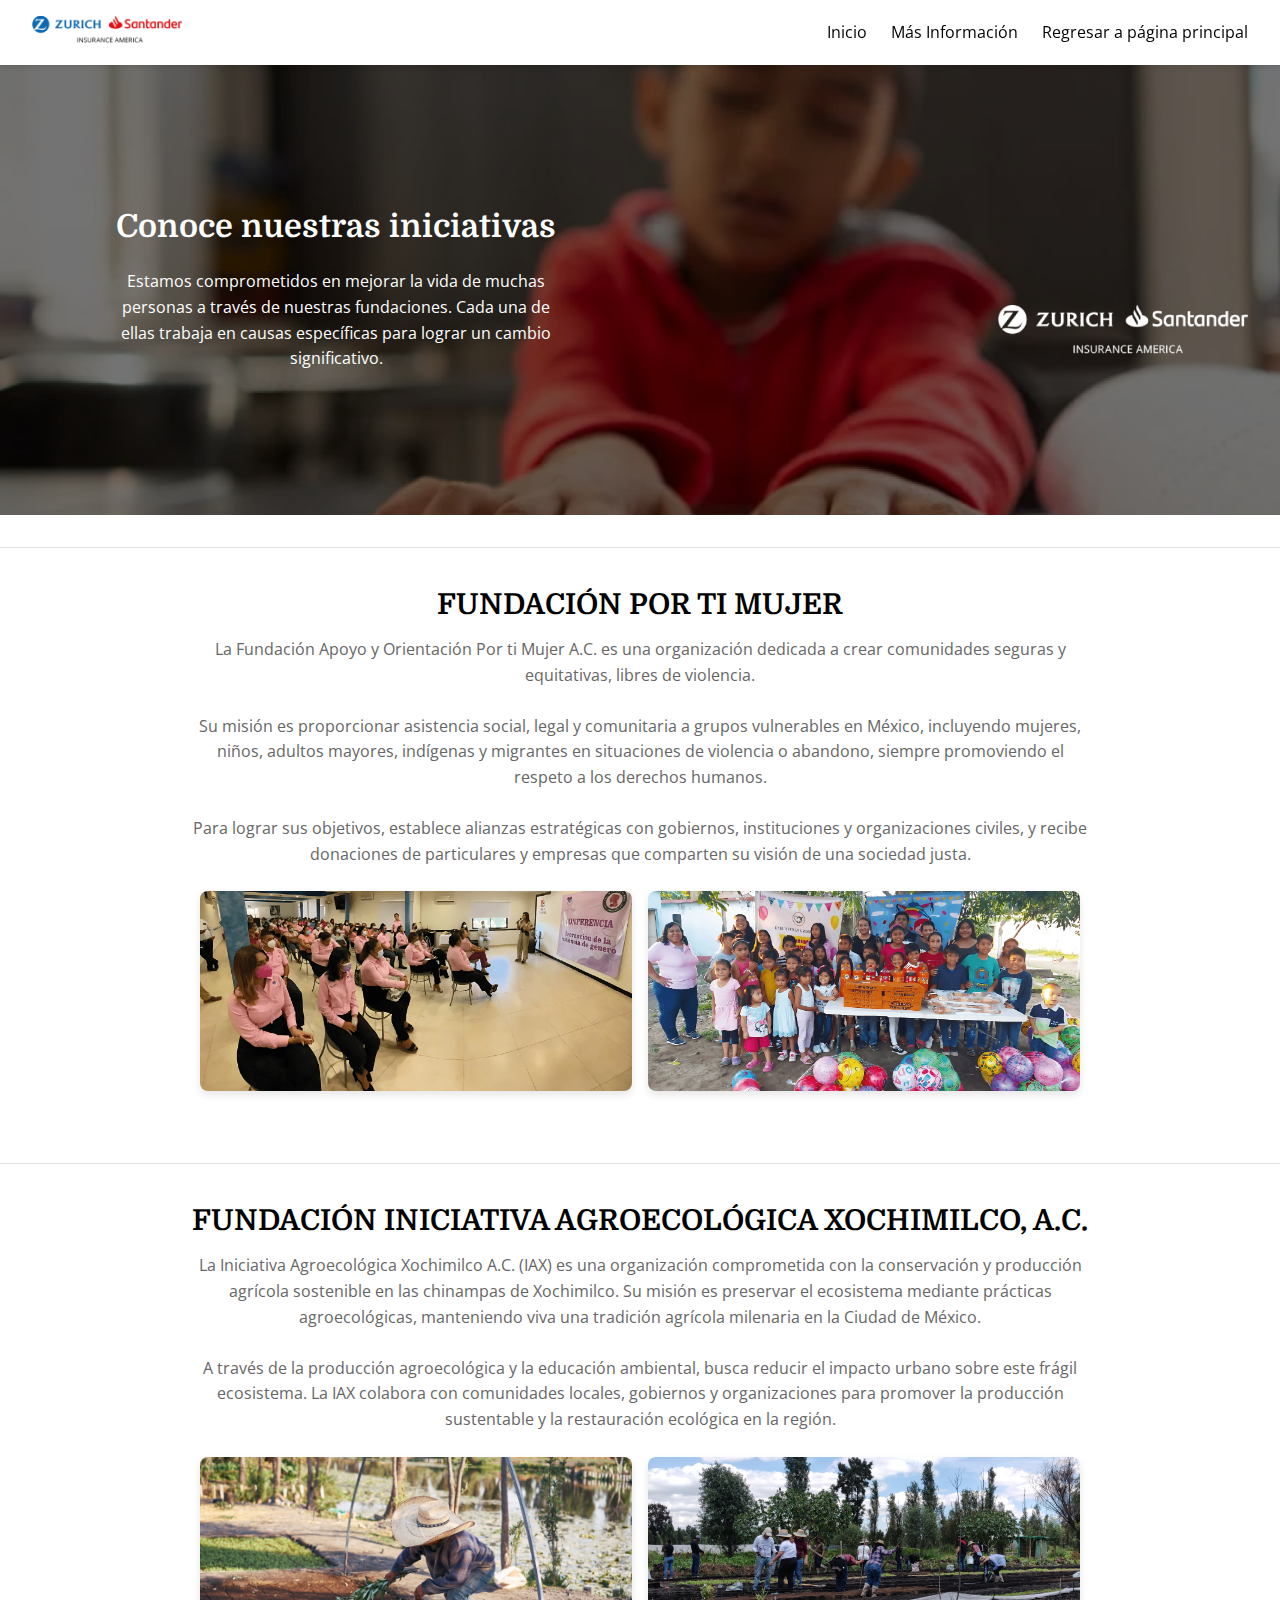
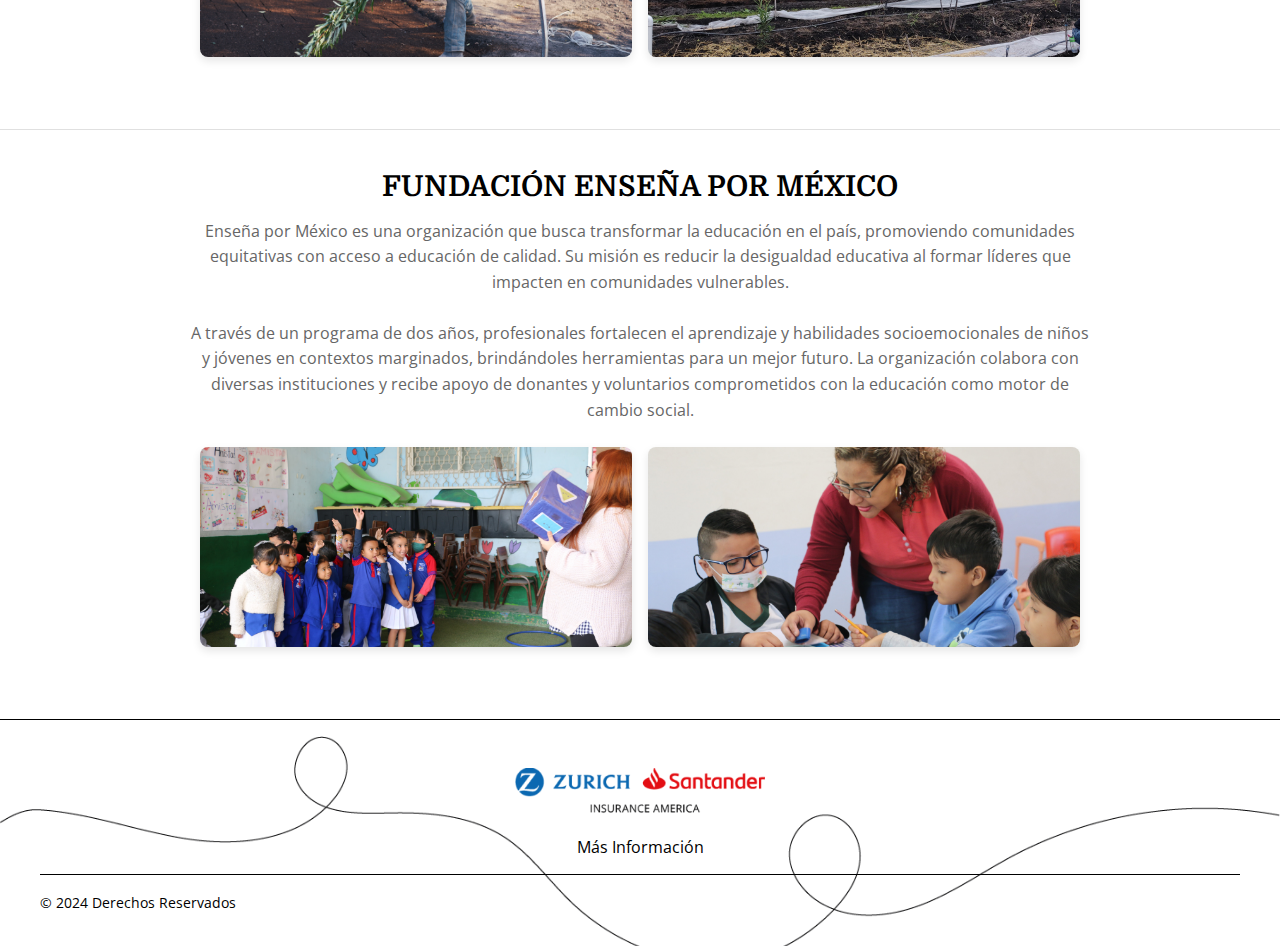
<file: fundaciones.html>
<!DOCTYPE html>
<html lang="en">
<head>
  <meta charset="UTF-8">
  <meta name="viewport" content="width=device-width, initial-scale=1.0">
  <title>VOTOS ON</title>
  <link rel="stylesheet" href="css/styles.css">
  <link rel="preconnect" href="https://fonts.googleapis.com">
  <link rel="preconnect" href="https://fonts.gstatic.com" crossorigin>
  <link href="https://fonts.googleapis.com/css2?family=Domine:wght@400&family=Open+Sans:wght@400&display=swap" rel="stylesheet">
</head>
<header>
    <nav class="navbar">
        <!-- Logo -->
        <a href="index.html" class="navbar-logo">
            <img src="img/logox.png" alt="Logo" class="logo-img">
        </a>

        <!-- Menú de navegación -->
        <ul class="navbar-menu">
            <li><a href="index.html">Inicio</a></li>
            <li><a href="fundaciones.html">Más Información</a></li>
            <li><a href="https://www.zurichsantander.com.mx/">Regresar a página principal</a></li>
            
        </ul>

        <!-- Ícono de menú para dispositivos móviles -->
        <div class="navbar-toggle" onclick="toggleMenu()">
            <span></span>
            <span></span>
            <span></span>
        </div>
    </nav>
</header>

<body>

    <div class="hero-section">
        <div class="hero-content">
          <div class="text-column">
            <h1 class="title">Conoce nuestras iniciativas</h1>
            <p class="subtitle">Estamos comprometidos en mejorar la vida de muchas personas a través de nuestras fundaciones. Cada una de ellas trabaja en causas específicas para lograr un cambio significativo.</strong></p>
          </div>
          <div class="logo-column">
            <img src="img/logoblanco.png" alt="Logo" class="logo">
          </div>
        </div>
      </div>



  <!-- Fundación 1 -->
  <section class="foundation-section">
    <div class="foundation-content">
      <h3 class="foundation-title">FUNDACIÓN POR TI MUJER</h3>
      <p class="foundation-description">La Fundación Apoyo y Orientación Por ti Mujer A.C. es una organización dedicada a crear comunidades seguras y equitativas, libres de violencia. 
        <br><br>Su misión es proporcionar asistencia social, legal y comunitaria a grupos vulnerables en México, incluyendo mujeres, niños, adultos mayores, indígenas y migrantes en situaciones de violencia o abandono, siempre promoviendo el respeto a los derechos humanos. 
        <br><br>Para lograr sus objetivos, establece alianzas estratégicas con gobiernos, instituciones y organizaciones civiles, y recibe donaciones de particulares y empresas que comparten su visión de una sociedad justa.</p>
      <div class="foundation-images">
        <img src="img/saludporella.png" alt="Educación en acción" class="foundation-image">
        <img src="img/saludporella2.png" alt="Niños en clase" class="foundation-image">
      </div>
    </div>
  </section>

  <!-- Fundación 2 -->
  <section class="foundation-section">
    <div class="foundation-content">
      <h3 class="foundation-title"> FUNDACIÓN INICIATIVA AGROECOLÓGICA XOCHIMILCO, A.C.</h3>
      <p class="foundation-description">La Iniciativa Agroecológica Xochimilco A.C. (IAX) es una organización comprometida con la conservación y producción agrícola sostenible en las chinampas de Xochimilco.
         Su misión es preservar el ecosistema mediante prácticas agroecológicas, manteniendo viva una tradición agrícola milenaria en la Ciudad de México. 
         <br><br>A través de la producción agroecológica y la educación ambiental, busca reducir el impacto urbano sobre este frágil ecosistema. 
         La IAX colabora con comunidades locales, gobiernos y organizaciones para promover la producción sustentable y la restauración ecológica en la región.
      </p>
      <div class="foundation-images">
        <img src="img/renaciendonuestraciudad.jpg" alt="Atención médica" class="foundation-image">
        <img src="img/renaciendonuestraciudad (2).jpg" alt="Centro de salud" class="foundation-image">
      </div>
    </div>
  </section>

  <!-- Fundación 3 -->
  <section class="foundation-section">
    <div class="foundation-content">
      <h3 class="foundation-title">FUNDACIÓN ENSEÑA POR MÉXICO</h3>
      <p class="foundation-description">Enseña por México es una organización que busca transformar la educación en el país, promoviendo comunidades equitativas con acceso a educación de calidad. 
        Su misión es reducir la desigualdad educativa al formar líderes que impacten en comunidades vulnerables. 
        <br><br>A través de un programa de dos años, profesionales fortalecen el aprendizaje y habilidades socioemocionales de niños y jóvenes en contextos marginados, brindándoles herramientas para un mejor futuro. 
        La organización colabora con diversas instituciones y recibe apoyo de donantes y voluntarios comprometidos con la educación como motor de cambio social.</p>
      <div class="foundation-images">
        <img src="img/porunfuturo.JPG" alt="Conservación" class="foundation-image">
        <img src="img/porunfuturo2.JPG" alt="Reforestación" class="foundation-image">
      </div>
    </div>
  </section>
      
  


  
  
  <!-- Línea divisoria superior del footer -->
<div class="footer-top-divider"></div>

  <footer class="footer">
    <div class="footer-content">
        <!-- Logo en el centro -->
        <div class="footer-logo">
            <img src="img/logox.png" alt="Logo" class="logo-img">
        </div>

        <!-- Menú de enlaces -->
        <nav class="footer-menu">
            <a href="fundaciones.html">Más Información</a>
           <!--  <a href="#link2">Enlace 2</a>
            <a href="#link3">Enlace 3</a>-->
        </nav>

        <!-- Línea divisoria -->
        <hr class="footer-divider">

         
        <div class="footer-bottom">
            <p class="footer-rights">© 2024 Derechos Reservados</p>
            <!-- Derechos reservados y redes sociales
            <div class="footer-social">
                <a href="https://facebook.com" target="_blank">
                    <img src="https://cdn-icons-png.flaticon.com/512/1384/1384053.png" alt="Facebook" class="social-icon">
                </a>
                <a href="https://twitter.com" target="_blank">
                    <img src="https://cdn-icons-png.flaticon.com/512/733/733579.png" alt="Twitter" class="social-icon">
                </a>
                <a href="https://instagram.com" target="_blank">
                    <img src="https://cdn-icons-png.flaticon.com/512/1384/1384063.png" alt="Instagram" class="social-icon">
                </a>
            </div>-->
        </div>
    </div>
</footer>

  
  
  
  
  


  

<script src="script.js"></script>
<script>function toggleMenu() {
  const navbarMenu = document.querySelector('.navbar-menu');
  navbarMenu.classList.toggle('active');
}</script>
</body>
</html>
</file>
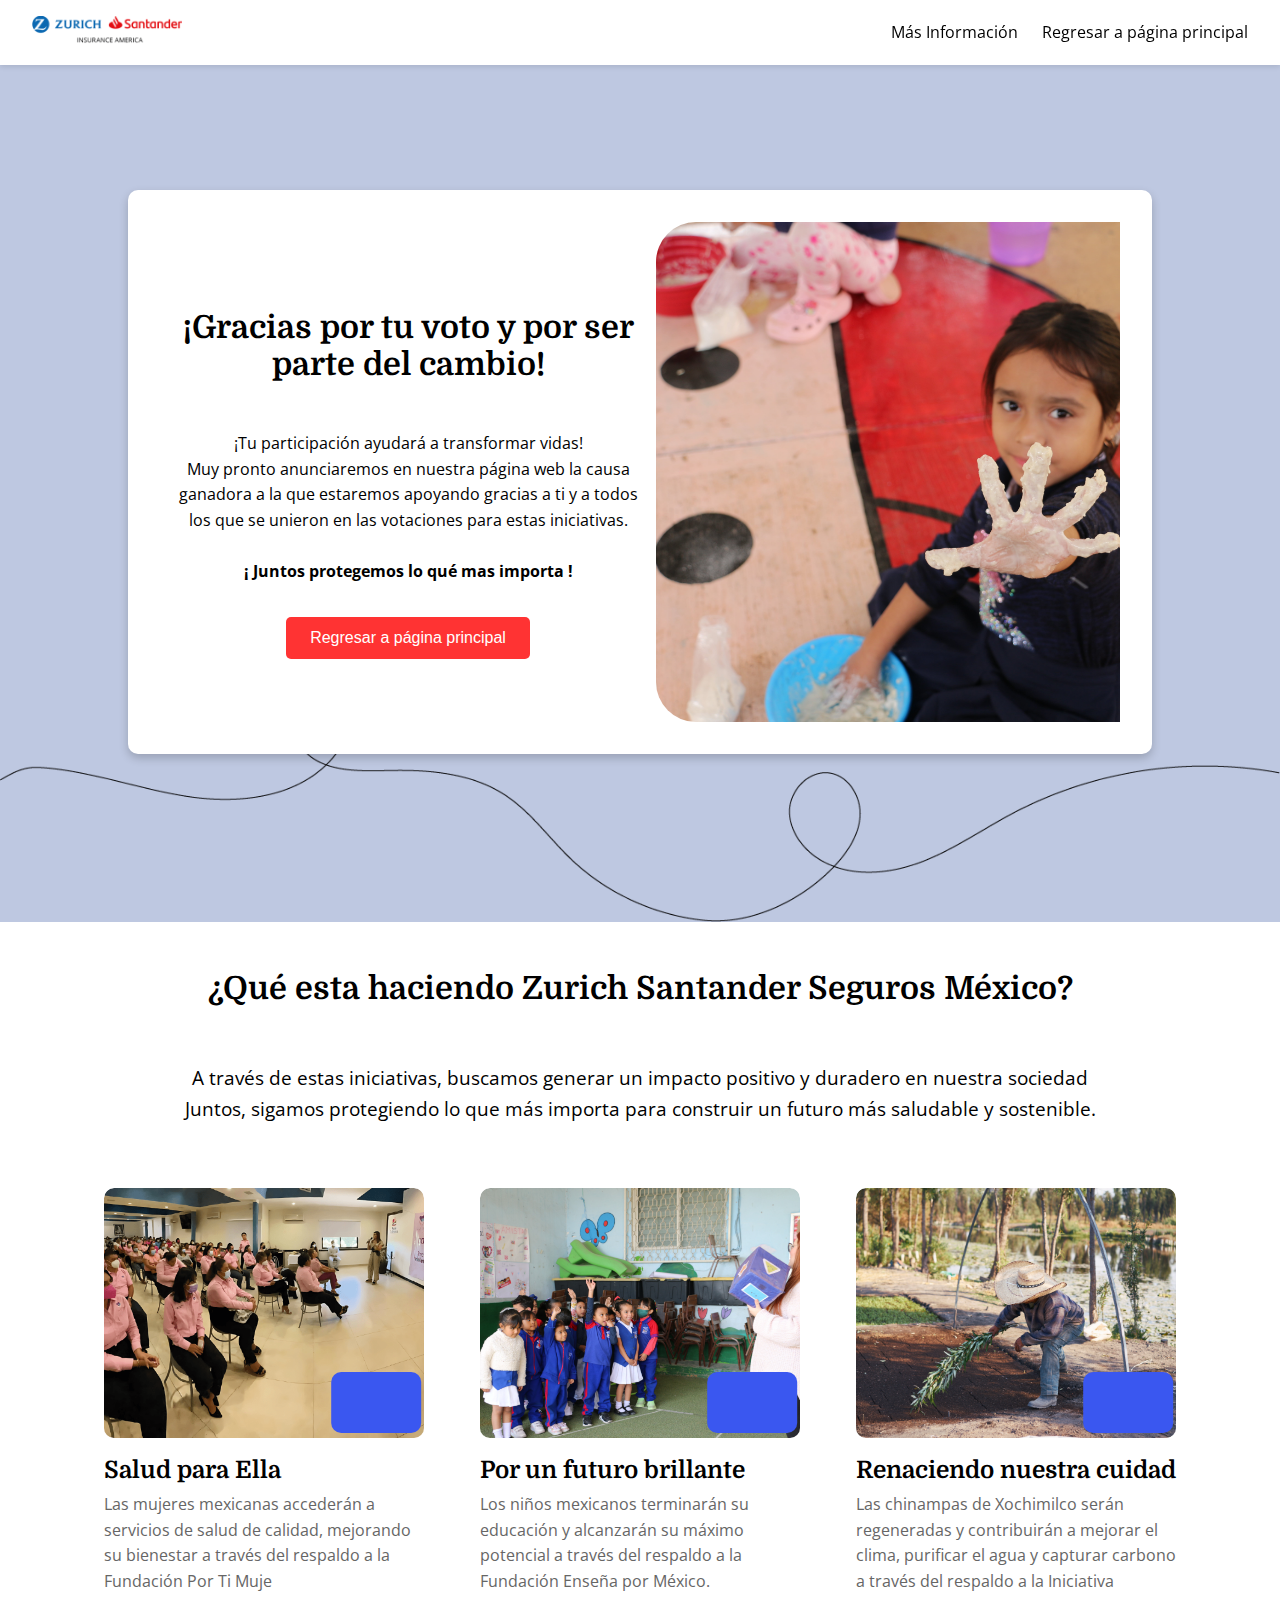
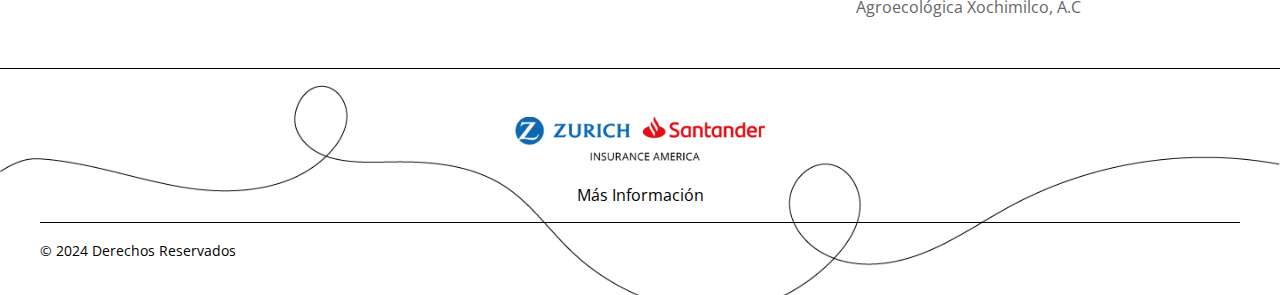
<file: gracias.html>
<!DOCTYPE html>
<html lang="en">
<head>
  <meta charset="UTF-8">
  <meta name="viewport" content="width=device-width, initial-scale=1.0">
  <title>VOTOS ON</title>
  <link rel="stylesheet" href="css/styles.css">
  <link rel="preconnect" href="https://fonts.googleapis.com">
  <link rel="preconnect" href="https://fonts.gstatic.com" crossorigin>
  <link href="https://fonts.googleapis.com/css2?family=Domine:wght@400&family=Open+Sans:wght@400&display=swap" rel="stylesheet">
</head>
header>
    <nav class="navbar">
        <!-- Logo -->
        <a href="#" class="navbar-logo">
            <img src="img/logox.png" alt="Logo" class="logo-img">
        </a>

        <!-- Menú de navegación -->
        <ul class="navbar-menu">
            <li><a href="fundaciones.html">Más Información</a></li>
            <li><a href="https://www.zurichsantander.com.mx/">Regresar a página principal</a></li>
            
        </ul>

        <!-- Ícono de menú para dispositivos móviles -->
        <div class="navbar-toggle" onclick="toggleMenu()">
            <span></span>
            <span></span>
            <span></span>
        </div>
    </nav>
</header>

<body>



    <!-- Hero Section -->
<section class="custom-hero-section">
    <div class="custom-hero-card">
        <div class="custom-hero-card-content">
            <!-- Columna Izquierda -->
            <div class="custom-hero-text">
                <h1>¡Gracias por tu voto y por ser parte del cambio!</h1>
                <p>¡Tu participación ayudará a transformar vidas! <br>
                  Muy pronto anunciaremos en nuestra página web la causa ganadora a la que estaremos apoyando
                  gracias a ti y a todos los que se unieron en las votaciones para estas iniciativas.
                   <br> <br>
                   <strong>¡ Juntos protegemos lo qué mas importa !</strong></p>
               <a href="https://www.zurichsantander.com.mx/"> <button class="custom-hero-button">Regresar a página principal</button></a>
            </div>
            <!-- Columna Derecha -->
            <div class="custom-hero-image-container">
                <img src="img/gracias.JPG" alt="Imagen del Hero" class="custom-hero-image">
            </div>
        </div>
    </div>
</section>


<section class="custom-section">
    <h2 class="custom-section-title">¿Qué esta haciendo Zurich Santander Seguros México?</h2>
    <p class="custom-section-text">A través de estas iniciativas, buscamos generar un impacto positivo y duradero en nuestra sociedad
        <br>Juntos, sigamos protegiendo lo que más importa para construir un futuro más saludable y sostenible.
        </p>
  
    <div class="custom-section-columns">
      <!-- Columna 1 -->
      <div class="custom-column">
        <div class="custom-image-container">
          <img src="img/saludporella.png" alt="Imagen 1" class="custom-image">
          <div class="custom-image-overlay">
            <p class="overlay-text" id="saludxellas"></p>
          </div>
        </div>
        <h3 class="custom-column-title">Salud para Ella</h3>
        <p class="custom-column-text">Las mujeres mexicanas accederán a servicios de salud de 
            calidad, mejorando su bienestar a través del respaldo a la 
            Fundación Por Ti Muje</p>
      </div>
      
      <!-- Columna 2 -->
      <div class="custom-column">
        <div class="custom-image-container">
          <img src="img/porunfuturo.JPG" alt="Imagen 2" class="custom-image">
          <div class="custom-image-overlay">
            <p class="overlay-text" id="futurobrillante"></p>
          </div>
        </div>
        <h3 class="custom-column-title">Por un futuro brillante</h3>
        <p class="custom-column-text">Los niños mexicanos terminarán su 
            educación y alcanzarán su máximo potencial 
            a través del respaldo a la Fundación Enseña 
            por México.</p>
      </div>
      
      <!-- Columna 3 -->
      <div class="custom-column">
        <div class="custom-image-container">
          <img src="img/renaciendonuestraciudad.jpg" alt="Imagen 3" class="custom-image">
          <div class="custom-image-overlay">
            <p class="overlay-text" id="renuestraciudad"></p>
          </div>
        </div>
        <h3 class="custom-column-title"> Renaciendo nuestra cuidad</h3>
        <p class="custom-column-text">Las chinampas de Xochimilco serán regeneradas y contribuirán a 
            mejorar el clima, purificar el agua y capturar carbono a través del 
            respaldo a la Iniciativa Agroecológica Xochimilco, A.C</p>
      </div>
    </div>
  </section>
  
  


  
  
  <!-- Línea divisoria superior del footer -->
<div class="footer-top-divider"></div>

  <footer class="footer">
    <div class="footer-content">
        <!-- Logo en el centro -->
        <div class="footer-logo">
            <img src="img/logox.png" alt="Logo" class="logo-img">
        </div>

        <!-- Menú de enlaces -->
        <nav class="footer-menu">
            <a href="fundaciones.html">Más Información</a>
           <!--  <a href="#link2">Enlace 2</a>
            <a href="#link3">Enlace 3</a>-->
        </nav>

        <!-- Línea divisoria -->
        <hr class="footer-divider">

        
        <div class="footer-bottom">
            <p class="footer-rights">© 2024 Derechos Reservados</p>
            <!-- Derechos reservados y redes sociales 
            <div class="footer-social">
                <a href="https://facebook.com" target="_blank">
                    <img src="https://cdn-icons-png.flaticon.com/512/1384/1384053.png" alt="Facebook" class="social-icon">
                </a>
                <a href="https://twitter.com" target="_blank">
                    <img src="https://cdn-icons-png.flaticon.com/512/733/733579.png" alt="Twitter" class="social-icon">
                </a>
                <a href="https://instagram.com" target="_blank">
                    <img src="https://cdn-icons-png.flaticon.com/512/1384/1384063.png" alt="Instagram" class="social-icon">
                </a>
            </div>-->
        </div>
    </div>
</footer>

  
  
  
  
  


  

<script src="deploy/gracias.js"></script>
<script>function toggleMenu() {
  const navbarMenu = document.querySelector('.navbar-menu');
  navbarMenu.classList.toggle('active');
}</script>
</body>
</html>
</file>
<file: css/styles.css>
* {
  margin: 0px;
  padding: 0px;
  box-sizing: border-box;
}

/* General */
body, html {
font-family: 'Open Sans', sans-serif; /* Texto principal */
margin: 0;
padding: 0;

}

h1, h2, h3 {
font-family: 'Domine', serif; /* Títulos */

margin: 0;
}

.subtitle {
font-family: 'Open Sans', sans-serif; /* Subtítulos */
font-weight: 400;

}

p {
font-family: 'Open Sans', sans-serif; /* Texto */
font-weight: 400;
line-height: 1.6;

}



/* Estilos generales del navbar */
.navbar {
  display: flex;
  align-items: center;
  justify-content: space-between;
  background-color: white;
  padding: 1rem 2rem;
  box-shadow: 0 2px 5px rgba(0, 0, 0, 0.1);
  position: fixed;  /* Hace que el nav se quede fijo */
  top: 0;  /* Se asegura que quede en la parte superior */
  left: 0;
  width: 100%;  /* Ocupa todo el ancho */
  z-index: 1000;  /* Asegura que el navbar se quede por encima del contenido */
}



/* Logo */
.navbar-logo .logo-img {
  width: 150px;
  height: auto;
}

/* Menú de navegación */
.navbar-menu {
  display: flex;
  gap: 1.5rem;
  list-style: none;
  margin: 0;
}

.navbar-menu li a {
  text-decoration: none;
  color: black;
  
}

.navbar-menu li a:hover {
  color: #007bff;
}

/* Ícono de menú para dispositivos móviles */
.navbar-toggle {
  display: none;
  flex-direction: column;
  gap: 0.3rem;
  cursor: pointer;
}

.navbar-toggle span {
  display: block;
  width: 25px;
  height: 3px;
  background-color: black;
  transition: 0.3s;
}

/* Estilos para dispositivos móviles */
@media (max-width: 768px) {
  .navbar-menu {
      display: none;
      position: absolute;
      top: 100%;
      right: 0;
      background-color: white;
      flex-direction: column;
      width: 100%;
      padding: 1rem;
      box-shadow: 0 2px 10px rgba(0, 0, 0, 0.2);
  }

  .navbar-menu li {
      margin-bottom: 1rem;
  }

  .navbar-menu li:last-child {
      margin-bottom: 0;
  }

  .navbar-toggle {
      display: flex;
  }

  .navbar-menu.active {
      display: flex;
  }
}




.hero-section {
  height: 450px !important; /* 45% del alto del dispositivo */
  background-image: url('../img/hero.png'); /* Imagen de fondo */
  background-size: cover;
  background-position: center;
  display: flex;
  align-items: center;
  justify-content: center;
  margin-top: 65px;

}
@media (max-width: 768px) {
  .hero-section {
    margin-top: 66px; /* Espacio superior en móviles */
  }
}

.hero-content {
  display: flex;
  width: 100%;
  padding: 0 2rem;
}

.text-column {
  flex: 1;
  display: flex;
  flex-direction: column;
  justify-content: center;
  align-items: center; /* Centra el contenido horizontalmente */
  text-align: center; /* Centra el texto */
}

.title {
  font-size: 2rem;
  color: #fff;
  margin-bottom: 1.5rem;
}

.subtitle {
  font-size: 0.6 rem;
  color: #fff;
  margin-left: 5rem;
  margin-right: 5rem;
}

.logo-column {
  flex: 1;
  display: flex;
  align-items: flex-end;
  justify-content: flex-end;
}

.logo {
  width: 250px;
  height: auto;
  margin-bottom: 1rem;
}

@media (max-width: 768px) {
  .title {
    font-size: 1.2rem;
  }
  .subtitle {
    font-size: 0.8rem;
    margin-left: 1rem;
  margin-right: 1rem;
  }
  .logo {
    width: 80px;
  }
  /* Oculta la columna de logo en dispositivos móviles */
  .logo-column {
    display: none;
  }
  
}



@media (max-width: 1200px) {
  .title {
    font-size: 1.2rem;
  }
  .subtitle {
    font-size: 0.8rem;
  }
  .logo {
    width: 250px;
  }
  
}


/* Estilo para la nueva sección */
.section-container {
  margin: 5rem 0;
  padding: 0 2rem;
  background-image: url('/img/linea.png'); /* Imagen de fondo para la sección */
  background-repeat: no-repeat; /* Evita que la imagen se repita */
  background-size: 100%; /* Asegura que la imagen cubra el área sin distorsionarse */
  background-position: top center; /* Coloca la imagen en la parte superior central */
  height: 100%; /* Asegura que la imagen cubra todo el contenedor */
}


.section-title {
  font-size: 2rem;
  color: #333;
  text-align: center;
  margin-bottom: 4rem;
}

.row {
  display: flex;
  justify-content: space-between;
  margin-bottom: 2rem;
}

.column {
  flex: 1;
  margin: 0 1rem;
  text-align: center;
}

.column-image {
  width: 100%;
  height: 300px; /* Fijamos una altura uniforme */
  object-fit: cover; /* Asegura que la imagen cubra el área sin distorsionarse */
  max-width: 600px;
  margin-bottom: 1rem;
  border-top-left-radius: 15px; /* Redondea la esquina superior izquierda */
  border-top-right-radius: 15px; /* Redondea la esquina superior derecha */
}


.column-subtitle {
  font-size: 1.2rem;
  color: #555;
  margin-bottom: 0.5rem;
}

.column-title {
  font-size: 1.5rem;
  color: #333;
  margin-bottom: 1rem;
}

.column-paragraph {
  font-size: 1rem;
  color: #777;
  margin-bottom: 1rem;
  margin-left: 5rem;
  margin-right: 5rem;
}

.vote-button {
  padding: 0.8rem 1.5rem;
  background-color: #FF3333;
  color: white;
  border: none;
  cursor: pointer;
  border-radius: 5px;
  font-size: 1rem;
}

.vote-button:hover {
  background-color: #3A57F0;
}

/* Columna de ancho completo */
.column.full-width {
  flex: 2;
}

/* Modal de votación */
.vote-modal {
  display: none;
  position: fixed;
  top: 0;
  left: 0;
  width: 100%;
  height: 100%;
  background-color: rgba(0, 0, 0, 0.6);
  justify-content: center;
  align-items: center;
  z-index: 1000;
}

/* Contenedor del contenido del modal */
.vote-modal-content {
  background-color: #fff;
  padding: 2rem;
  border-radius: 15px;
  width: 50%;
 
  text-align: center;
  position: relative;
  box-shadow: 0 4px 10px rgba(0, 0, 0, 0.1);
  transition: transform 0.3s ease-in-out;
}

/* Barra superior tipo listón */
.modal-image-bar {
  position: absolute;
  top: 20%; /* Centra verticalmente */
  left: 1rem;
  transform: translateY(-20%); /* Ajusta para que quede realmente en el centro vertical */
  background-color: #3a58f095;
  color: white;
  padding: 0.3rem 1rem;
  text-align: left;
  font-size: 1rem;
  font-weight: bold;
  border-radius: 5px;
  width: auto; /* Para que no ocupe el ancho completo */
  max-width: 50%; /* Limita el ancho a la mitad de la imagen */
  z-index: 1;
}

/* Estilo de la imagen */
.modal-image {
  width: 100%;
  max-height: 300px;
  object-fit: cover; /* Asegura que la imagen cubra el área sin distorsionarse */
  margin-top: 2rem;
  border-radius: 10px;
  box-shadow: 0 4px 6px rgba(0, 0, 0, 0.2);
}

/* Estilo de los campos del formulario */
form label {
  display: block;
  margin-bottom: 0.5rem;
  font-size: 1.1rem;
  color: #333;
}

form input,
form select {
  width: 100%;
  padding: 1rem;
  margin-bottom: 1rem;
  border: 2px solid #ddd;
  border-radius: 8px;
  font-size: 1rem;
  color: #555;
  transition: border-color 0.3s ease;
}

form input:focus,
form select:focus {
  border-color: #28a745;
  outline: none;
}

/* Estilo del botón de submit */
.submit-button {
  padding: 1rem 2rem;
  background-color: #FF3333;
  color: white;
  border: none;
  cursor: pointer;
  border-radius: 8px;
  font-size: 1.2rem;
  transition: background-color 0.3s ease;
}

.submit-button:hover {
  background-color: #3A57F0;
}

/* Estilo del botón de cancelar */
.cancel-button {
  padding: 1rem 2rem;
  background-color: #626262;
  color: white;
  border: none;
  cursor: pointer;
  border-radius: 8px;
  font-size: 1.2rem;
  margin-top: 1.5rem;
  transition: background-color 0.3s ease;
}

.cancel-button:hover {
  background-color: #000000;
}



/* Responsividad */
@media (max-width: 768px) {
  .row {
    flex-direction: column;
    align-items: center;
  }

  .column {
    margin-bottom: 2rem;
    text-align: center;
  }

  .column-image {
    max-width: 100%;
  }

  .column.full-width {
    flex: 1;
  }

  .vote-modal-content {
    width: 100%;
  }
  .column-paragraph {
      font-size: 1rem;
      color: #777;
      margin-bottom: 1rem;
      margin-left: 0.5rem;
      margin-right: 0.5rem;
    }
    
}


.acomodox{
  margin-right: 0%;
  margin-left: 0%;
}
 /* Responsividad */
 @media (min-width: 768px) {
  
.acomodox{
  margin-right: 33%;
  margin-left: 33%;
}
    
}




/* Estilos generales del footer */
.footer-top-divider {
  border-top: 1px solid black; /* Línea divisoria */
  width: 100%;
  margin-bottom: 1rem; /* Espaciado para separación */
}
.footer {
  background-image: url('/img/linea.png'); /* Imagen de fondo opcional */
  background-size: 100%;
  background-repeat: no-repeat; /* Evita que la imagen se repita */
  background-position: top;
  color: black; /* Color de texto */
  padding: 2rem 1rem;
  text-align: center;
}

.footer-content {
  max-width: 1200px;
  margin: 0 auto;
}

/* Logo en el centro */
.footer-logo {
  margin-bottom: 1rem;
}

.logo-img {
  width: 250px;
  height: auto;
}

/* Menú de enlaces */
.footer-menu {
  display: flex;
  justify-content: center;
  gap: 1.5rem;
  margin-bottom: 1rem;
}

.footer-menu a {
  color: black;
  text-decoration: none;
  
}

.footer-menu a:hover {
  text-decoration: underline;
}

/* Línea divisoria */
.footer-divider {
  border: 0;
  height: 1px;
  background-color: black;
  margin: 1rem 0;
}

/* Derechos reservados y redes sociales */
.footer-bottom {
  display: flex;
  justify-content: space-between;
  align-items: center;
  flex-wrap: wrap;
  font-size: 0.9rem;
}

.footer-rights {
  margin: 0;
}

.footer-social {
  display: flex;
  gap: 0.5rem;
}

.social-icon {
  width: 24px;
  height: 24px;
  filter: invert(0); /* Hace que el icono sea negro */
  transition: filter 0.3s;
}

.social-icon:hover {
  filter: invert(0.5); /* Cambia el color al pasar el ratón */
}

/* Responsividad */
@media (max-width: 768px) {
  .footer-bottom {
      flex-direction: column;
      align-items: center;
      gap: 0.5rem;
  }
}


/* Custom Hero Section */
.custom-hero-section {
position: relative;
width: 100%;
height: 100vh;  /* Ocupa el 100% de la pantalla */
background-image: url('/img/linea.png');  /* Imagen de fondo */
background-size: 100%;
background-position: bottom;
background-repeat: no-repeat;
display: flex;
align-items: center;
justify-content: center;
background-color: #3c59a455;
}

/* Custom Hero Card */
.custom-hero-card {
width: 80%;
max-width: 1200px;
background-color: white;
padding: 2rem;
box-shadow: 0 4px 10px rgba(0, 0, 0, 0.2);
border-radius: 10px;
display: flex;
align-items: center;
justify-content: center;
}

/* Custom Hero Card Content - Divide la tarjeta en dos columnas */
.custom-hero-card-content {
display: flex;
flex-wrap: wrap;
width: 100%;
}

/* Columna Izquierda */
.custom-hero-text {
flex: 1;
padding: 1rem;
text-align: center;
align-content:center;
}

.custom-hero-text h1 {
font-size: 2rem;
margin-bottom: 3rem;
margin-top: 1.5rem;
}

.custom-hero-text p {
font-size: 1rem;
margin-bottom: 2rem;
}

.custom-hero-button {
padding: 0.75rem 1.5rem;
font-size: 1rem;
color: white;
background-color: #FF3333;
border: none;
border-radius: 5px;
cursor: pointer;
}

.custom-hero-button:hover {
background-color: #0056b3;
}

/* Columna Derecha - Imagen */
.custom-hero-image-container {
flex: 1;
display: flex;
align-items: center;
justify-content: center;
}

.custom-hero-image {
width: 100%;
height: 500px;
object-fit: cover;
border-top-left-radius: 40px;
border-bottom-left-radius: 40px;
}


/* Responsividad */
@media (max-width: 768px) {
.custom-hero-card {
    flex-direction: column;
    padding: 1rem;
}


/* Imagen en modo móvil */
.custom-hero-image-container {
  display: none;
}
}


/* Estilo de la Sección */
.custom-section {
padding: 3rem 1rem;
text-align: center;
}

.custom-section-title {
font-size: 2rem;
margin-bottom: 3.5rem;
}

.custom-section-text {
font-size: 1.2rem;
margin-bottom: 4rem;
}

/* Contenedor de Columnas */
.custom-section-columns {
display: flex;
flex-wrap: wrap;
gap: 3.5rem;
justify-content: center;
}

/* Estilo de Cada Columna */
.custom-column {
flex: 1;
min-width: 280px;
max-width: 320px;
text-align: left;
}

.custom-image-container {
position: relative;
overflow: hidden;
border-radius: 10px;
}

.custom-image {
width: 100%;
height: 250px; /* Altura homogénea para todas las imágenes */
object-fit: cover;
border-radius: 10px;
}

/* Overlay en la Imagen */
.custom-image-overlay {
position: absolute;
bottom: 10px; /* Posiciona el recuadro en la parte inferior */
left: 85%;
transform: translateX(-50%);
width: 28%;
height: 24%;
background-color: #3A57F0; /* Azul con transparencia */
color: white;
display: flex;
align-items: center;
justify-content: center;
font-size: 1rem;
font-weight: bold;
border-radius: 10px;
}

.overlay-text {
margin: 0;
}

/* Estilo del Título y Texto de Cada Columna */
.custom-column-title {
font-size: 1.5rem;
margin: 0.8rem 0 0.5rem;
}

.custom-column-text {
font-size: 1rem;
color: #666;
}

/* Responsividad */
@media (max-width: 768px) {
.custom-section-columns {
  flex-direction: column;
  align-items: center;
}
}


/* Sección de Introducción */
.intro-section {
padding: 3rem 2rem;
text-align: center;
}

.intro-title {
font-size: 2rem;
margin-bottom: 1rem;
}

.intro-text {
font-size: 1rem;
max-width: 700px;
margin: 0 auto;
}

/* Fundaciones */
.foundation-section {
background-color: #fff;
padding: 2.5rem 2rem;
margin: 2rem 0;
border-top: 1px solid #e0e0e0;
}

.foundation-content {
max-width: 900px;
margin: 0 auto;
text-align: center;
}

.foundation-title {
font-size: 1.8rem;
margin-bottom: 1rem;
}

.foundation-description {
font-size: 1rem;
margin-bottom: 1.5rem;
color: #666;
}

.foundation-images {
display: flex;
gap: 1rem;
justify-content: center;
flex-wrap: wrap;
}

.foundation-image {
width: 48%;
height: 200px;
object-fit: cover;
border-radius: 8px;
box-shadow: 0px 4px 8px rgba(0, 0, 0, 0.1);
}

@media (max-width: 768px) {
.foundation-image {
  width: 100%;
  margin-bottom: 1rem;
}
}
@media screen and (width: 950px) and (height: 490px) {
.text-column{
  margin-bottom: 0px !important;
}
.title{
  font-size: 20px !important;
  width: 600px;
  padding: 5px !important;
}
.column-paragraph{
  margin: 3px !important;
  font-size: 14px !important;
}
.column-title{
  font-size: 22px;
}
.vote-modal-content{
  width: 85% !important;
  display: flex;
  gap: 20px !important;
}
#voteForm{
  text-align: left !important;
}
#modalImage{
  display: flex;
  justify-content: center;
  align-items: center;
}
.modal-image-bar{
 margin-top: 15% !important;
}
.column-image {
  height: 250px;

}

}


@media screen and (min-width: 900px) and (max-height: 800px) {
  .text-column{
    margin-bottom: 0px !important;
  }
  .title{
    font-size: 20px !important;
    width: 600px;
    padding: 5px !important;
  }
  .column-paragraph{
    margin: 3px !important;
    font-size: 14px !important;
  }
  .column-title{
    font-size: 22px;
  }
  .vote-modal-content{
    width: 85% !important;
    display: flex;
    gap: 20px !important;
  }
  #voteForm{
    text-align: left !important;
  }
  #modalImage{
    display: flex;
    justify-content: center;
    align-items: center;
  }
  .modal-image-bar{
   margin-top: 15% !important;
  }
  .column-image {
    height: 250px;
  
  }

  }

  
  @media screen and (min-width: 1300px) and (min-height: 768px) {
    .vote-modal-content {
      background-color: #fff;
      padding: 2rem;
      border-radius: 15px;
      width: 50% !important;
      text-align: center;
      position: relative;
      box-shadow: 0 4px 10px rgba(0, 0, 0, 0.1);
      transition: transform 0.3s ease-in-out;
      display: block !important;
  
    }

    #voteForm{
      
      text-align: center !important;
    }
    .modal-image-bar{
      top: 5% !important;
    }
 
  }
</file>
